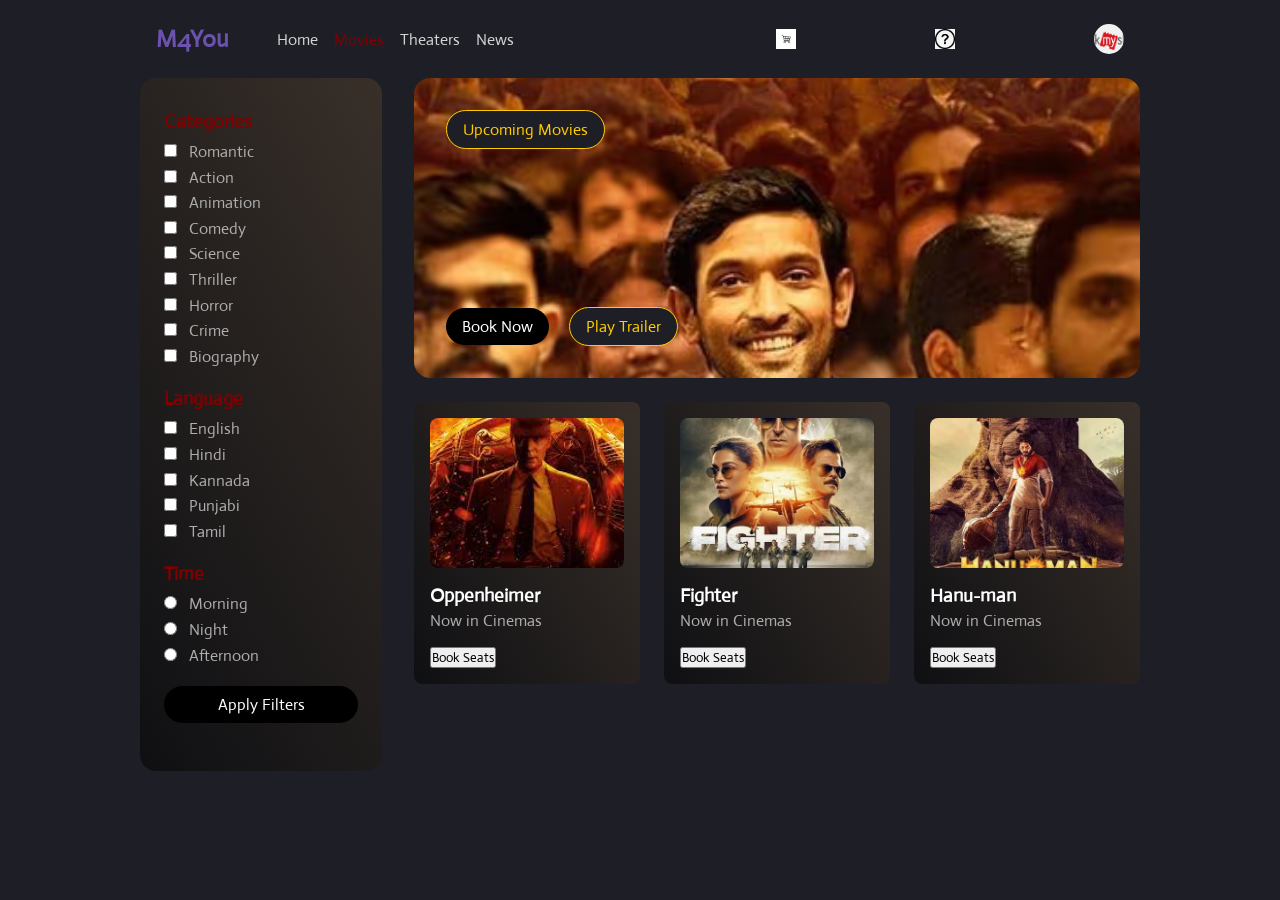
<file: index.html>
<!DOCTYPE html>
<html lang="en">
<head>
    <meta charset="UTF-8">
    <meta name="viewport" content="width=device-width, initial-scale=1.0">
    <link rel="stylesheet" href="styles.css">
    <title>Movie Booking Site</title>
</head>
<body>
    <section class= "top-bar">
        <div class= "left-content">
            <h2 class="title">M4You</h2>
            <ul class="navigation">
                <li><a href="#">Home</a></li>
                <li><a class="active" href="#">Movies</a></li>
                <li><a href="#">Theaters</a></li>
                <li><a href="#">News</a></li>
            </ul>
        </div>
        <div class="right-content"></div>
        <img src="filter.png" alt="" class="filter">
        <img src="cart.png" alt="" class="cart">
        <img src="help.png" alt="" class="help">
        <div class="profile-img-box">
            <img src="bms.png" alt="">
        </div>
        <img src="menu.png" alt="" class="menu">
    </section>
        <section class="main-container">
            <div class="sidebar">
                <form action="#">
                    <div class="sidebar-groups">
                        <h3 class="sg-title">Categories</h3>
                        <input type="checkbox" name="romantic" id="romantic">
                        <label for="romantic">Romantic</label><br>
                        <input type="checkbox" name="action" id="action">
                        <label for="action">Action</label><br>
                        <input type="checkbox" name="animation" id="animation">
                        <label for="animation">Animation</label><br>
                        <input type="checkbox" name="comedy" id="comedy">
                        <label for="comedy">Comedy</label><br>
                        <input type="checkbox" name="science" id="science">
                        <label for="science">Science</label><br>
                        <input type="checkbox" name="thriller" id="thriller">
                        <label for="thriller">Thriller</label><br>
                        <input type="checkbox" name="horror" id="horror">
                        <label for="horror">Horror</label><br>
                        <input type="checkbox" name="crime" id="crime">
                        <label for="crime">Crime</label><br>
                        <input type="checkbox" name="biography" id="biography">
                        <label for="biography">Biography</label><br>


                    </div>
                    <div class="sidebar-groups">
                        <h3 class="sg-title">Language</h3>
                        <input type="checkbox" name="english" id="english" value="english">
                        <label for="english">English</label><br>
                        <input type="checkbox" name="hindi" id="hindi" value="hindi">
                        <label for="hindi">Hindi</label><br>
                        <input type="checkbox" name="kannada" id="kannada" value="kannada">
                        <label for="kannada">Kannada</label><br>
                        <input type="checkbox" name="punjabi" id="punjabi" value="punjabi">
                        <label for="punjabi">Punjabi</label><br>
                        <input type="checkbox" name="tamil" id="tamil" value="tamil">
                        <label for="tamil">Tamil</label><br>
                    </div>
                    <div class="sidebar-groups">
                        <h3 class="sg-title">Time</h3>
                        <input type="radio" name="time" id="morning" value="morning">
                        <label for="morning">Morning</label><br>
                        <input type="radio" name="time" id="night" value="night">
                        <label for="night">Night</label><br>
                        <input type="radio" name="time" id="afternoon" value="afternoon">
                        <label for="afternoon">Afternoon</label><br>
                        
                    </div>
                    <div class="sidebar-groups">
                        <a href="#" class="btn-1 btn">Apply Filters</a>
                    </div>

                </form>

            </div>
            <div class="movies-container">
                <div class="upcoming-img-box">
                    <img src="fail.png" alt="">
                    <p class="upcoming-title">Upcoming Movies</p>
                    <div class="buttons">
                        <a href="#" class="btn">Book Now</a>
                        <a href="#" class="btn-alt btn">Play Trailer</a>
                    </div>
                </div>
                <div class="current-movies">
                    <div class="current-movie">
                        <div class="cm-img-box">
                            <img src="oppen.png" alt="">
                        </div>
                        <h3 class="movie-title">Oppenheimer</h3>
                        <p class="screen-name">Now in Cinemas</p>
                        <div class="booking">
                            
                            <button onclick="window.location.href='BookSeats.html'">Book Seats</button>
                            
                        </div>
                    </div>
                   
                    

                    <div class="current-movie">
                        <div class="cm-img-box">
                            <img src="fighter.png" alt="">
                        </div>
                        <h3 class="movie-title">Fighter</h3>
                        <p class="screen-name">Now in Cinemas</p>
                        <div class="booking">
                            
                            
                            <button onclick="window.location.href='BookSeats.html'">Book Seats</button>
                            
                        </div>
                    </div>

                    <div class="current-movie">
                        <div class="cm-img-box">
                            <img src="hanuman.png" alt="">
                        </div>
                        <h3 class="movie-title">Hanu-man</h3>
                        <p class="screen-name">Now in Cinemas</p>
                        <div class="booking">
                            
                            <button onclick="window.location.href='BookSeats.html'">Book Seats</button>
                            
                        </div>
                    
                    </div>

        </section>
        
</body>
</html>
</file>
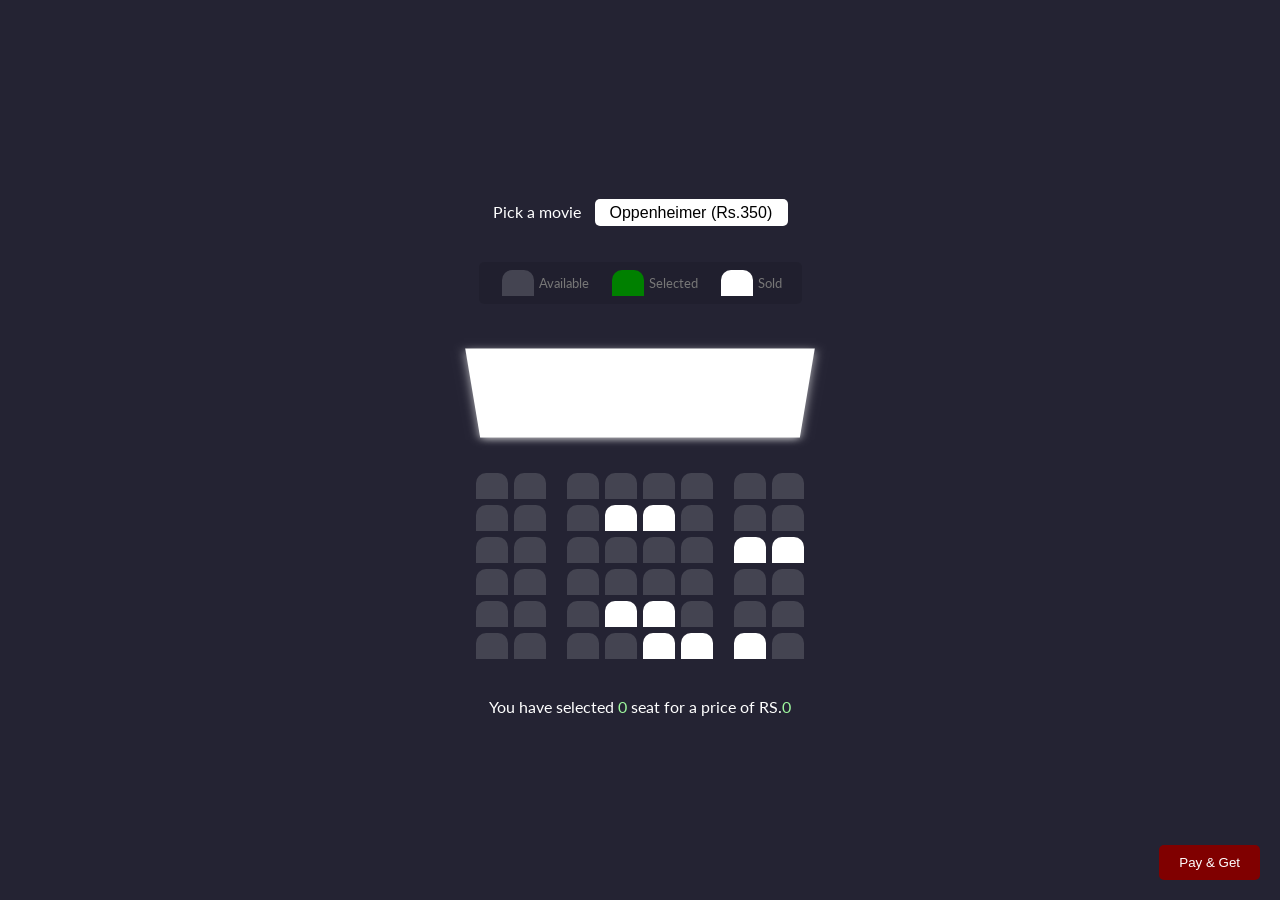
<file: BookSeats.html>
<!DOCTYPE html>
<html lang="en">

<head>
    <meta charset="UTF-8" />
    <meta http-equiv="X-UA-Compatible" content="IE=edge" />
    <meta name="viewport" content="width=device-width, initial-scale=1.0" />
    <link rel="stylesheet" href="style.css" />
    <title>Movie Seat Booking</title>
</head>

<body>
    <div class="movie-container">
        <label>Pick a movie</label>
        <select name="movie" id="movie">
            <option value="350">Oppenheimer (Rs.350)</option>
            <option value="450">Fighter (Rs. 450)</option>
            <option value="250">Hanu-Man (Rs. 250)</option>
        </select>
        
    </div>

    <ul class="showcase">
        <li>
            <div class="seat"></div>
            <small>Available</small>
        </li>
        <li>
            <div class="seat selected"></div>
            <small>Selected</small>
        </li>
        <li>
            <div class="seat sold"></div>
            <small>Sold</small>
        </li>
    </ul>
    <div class="container">
        <div class="screen"></div>

        <div class="row">
            <div class="seat"></div>
            <div class="seat"></div>
            <div class="seat"></div>
            <div class="seat"></div>
            <div class="seat"></div>
            <div class="seat"></div>
            <div class="seat"></div>
            <div class="seat"></div>
        </div>

        <div class="row">
            <div class="seat"></div>
            <div class="seat"></div>
            <div class="seat"></div>
            <div class="seat sold"></div>
            <div class="seat sold"></div>
            <div class="seat"></div>
            <div class="seat"></div>
            <div class="seat"></div>
        </div>
        <div class="row">
            <div class="seat"></div>
            <div class="seat"></div>
            <div class="seat"></div>
            <div class="seat"></div>
            <div class="seat"></div>
            <div class="seat"></div>
            <div class="seat sold"></div>
            <div class="seat sold"></div>
        </div>
        <div class="row">
            <div class="seat"></div>
            <div class="seat"></div>
            <div class="seat"></div>
            <div class="seat"></div>
            <div class="seat"></div>
            <div class="seat"></div>
            <div class="seat"></div>
            <div class="seat"></div>
        </div>
        <div class="row">
            <div class="seat"></div>
            <div class="seat"></div>
            <div class="seat"></div>
            <div class="seat sold"></div>
            <div class="seat sold"></div>
            <div class="seat"></div>
            <div class="seat"></div>
            <div class="seat"></div>
        </div>
        <div class="row">
            <div class="seat"></div>
            <div class="seat"></div>
            <div class="seat"></div>
            <div class="seat"></div>
            <div class="seat sold"></div>
            <div class="seat sold"></div>
            <div class="seat sold"></div>
            <div class="seat"></div>
        </div>
    </div>

    <p class="text">
        You have selected <span id="count">0</span> seat for a price of RS.<span id="total">0</span>
    </p>
    <script src="script.js"></script>

    <button onclick="window.location.href= 'PayGet.html'" class="pay-btn">Pay & Get</button>
    
</body>

</html>
</file>
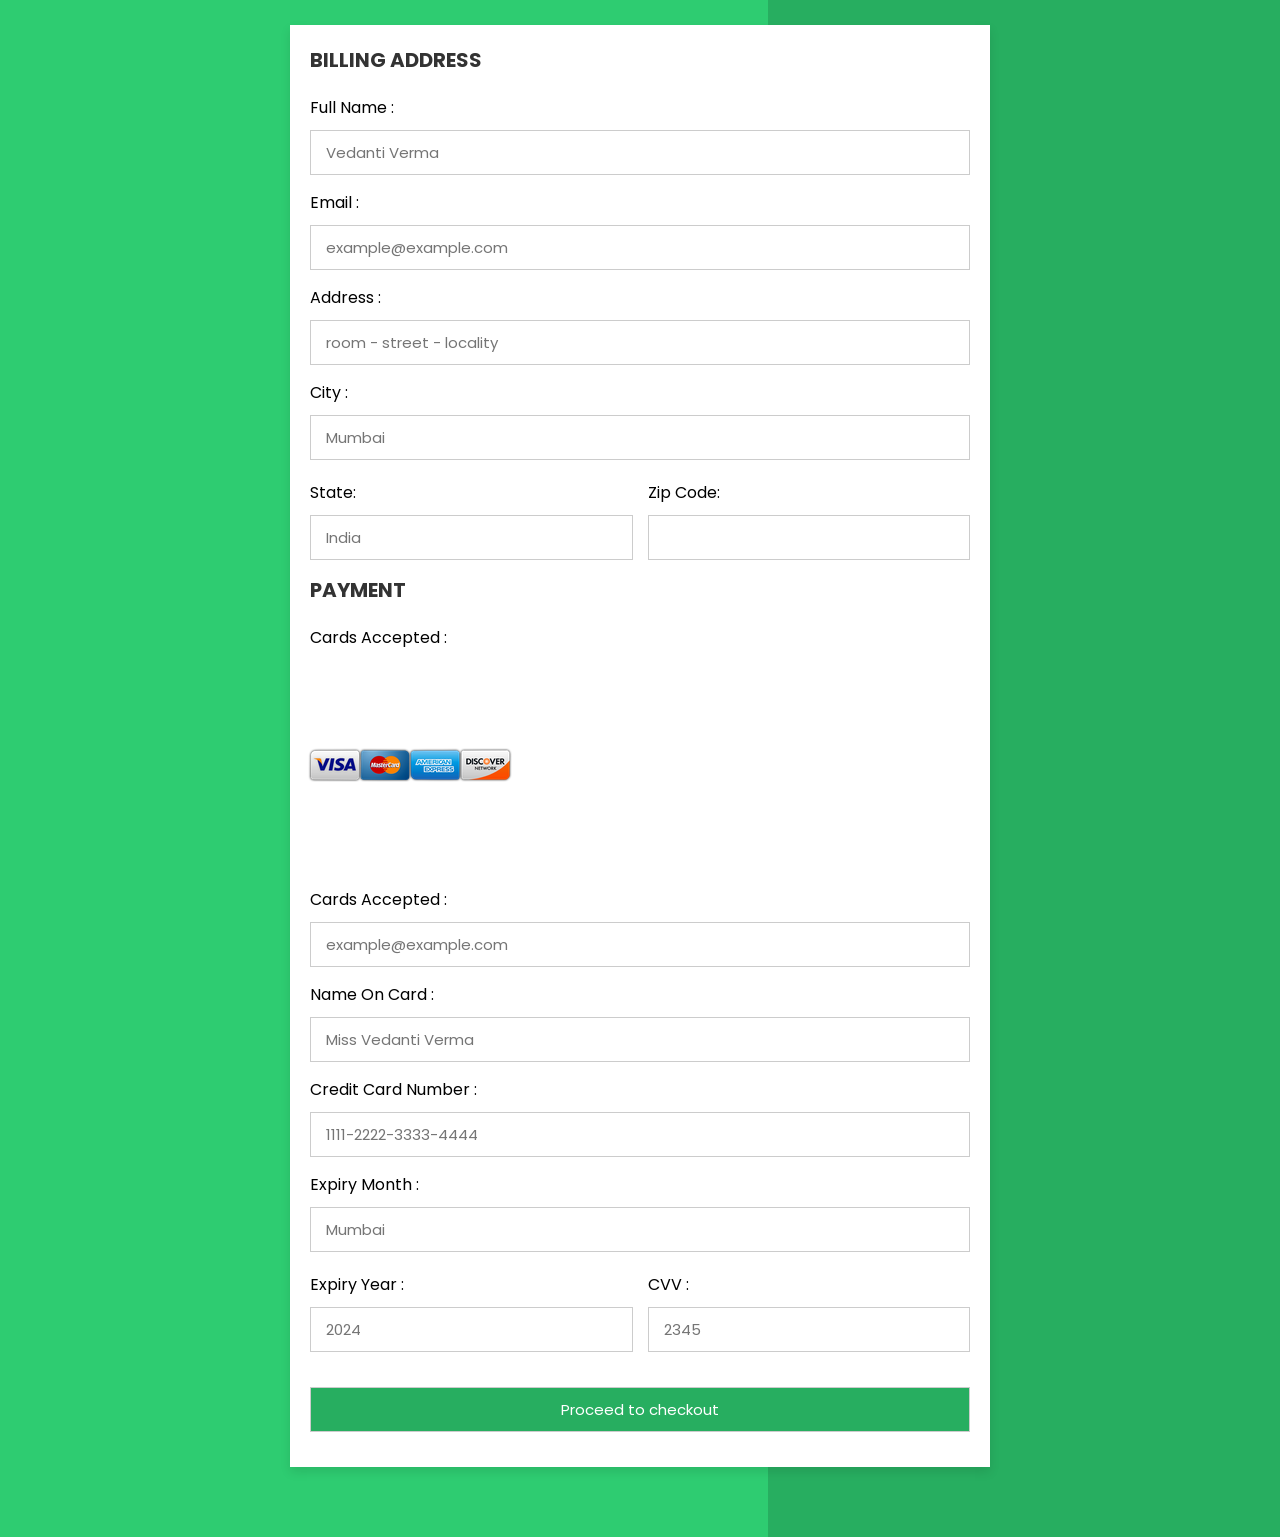
<file: PayGet.html>
<!DOCTYPE html>
<html lang="en">
<head>
    <meta charset="UTF-8">
    <meta name="viewport" content="width=device-width, initial-scale=1.0">
    <link rel="stylesheet" href="pg.css">
    <title>Payment</title>
</head>
<body>
    <div class="box">
        <form action="">
        <div class="rows">
            <div class="col">
                <h3 class="pay-ttl">Billing Address</h3>
                <div class="inputBox">
                    <span>Full Name :</span>
                    <input type="text" placeholder="Vedanti Verma">
                <div class="inputBox">
                    <span>Email :</span>
                    <input type="text" placeholder="example@example.com">
                </div>
                <div class="inputBox">
                    <span>Address :</span>
                    <input type="text" placeholder="room - street - locality">
                </div>
                <div class="inputBox">
                    <span>City :</span>
                    <input type="text" placeholder="Mumbai">
                </div>
                

                <div class="flex">
                    <div class="inputBox">
                        <span>State: </span>
                        <input type="text" placeholder="India">
                    </div>
                    <div class="inputBox">
                        <span>Zip Code: </span>
                        <input type="text">
                    </div>
                </div>

                <div class="col">
                    
                    <h3 class="pay-ttl">Payment</h3>

                    <div class="inputBox">
                        <span>Cards accepted :</span>
                        <img src="cards.png" alt="">
                    </div>
                    
                    <div class="inputBox">
                        <span>Cards Accepted :</span>
                        <input type="text" placeholder="example@example.com">
                    </div>
                    <div class="inputBox">
                        <span>Name on Card :</span>
                        <input type="text" placeholder="Miss Vedanti Verma">
                       
                        <div class="inputBox">
                            <span>Credit Card Number :</span>
                            <input type="number" placeholder="1111-2222-3333-4444">
                        </div>
                        <div class="inputBox">
                            <span>Expiry Month :</span>
                            <input type="text" placeholder="Mumbai">
                        </div>
                
                
                        <div class="flex">
                            <div class="inputBox">
                                <span>Expiry Year : </span>
                                <input type="number" placeholder="2024">
                            </div>
                            <div class="inputBox">
                                <span>CVV :</span>
                                <input type="number" placeholder="2345">
                            </div>
                        </div>

                    
                                                                           

                
                
            
        </div>
        </div>

        <input type="submit" value="Proceed to checkout" class="submit-btn">
        
    
    </form>
    
</div>

</body>

</html>
</file>
<file: styles.css>
@import url('https://fonts.googleapis.com/css2?family=Actor&display=swap');

* {
    margin: 0;
    padding: 0;
    box-sizing: border-box;
    font-family: "Actor", sans-serif;
}

a {
    text-decoration: none;
    color: #d4d4d4;
    /* Light Gray */
}

.btn {
    display: inline-block;
    padding: 0.5rem 1rem;
    background-color: #000;
    /* Black */
    border-radius: 2rem;
    color: #fff;
    /* White */
    transition: .3s;
}

.btn:hover {
    background-color: #800000;
    /* Dark Red */
}

.btn-1 {
    width: 100%;
    text-align: center;
}

body {
    background-color: #1e1f26;
    /* Dark Background */
    display: grid;
    grid-template-columns: 1000px;
    justify-content: space-evenly;
}

.top-bar {
    display: flex;
    align-items: center;
    justify-content: space-between;
    padding: 1.5rem 1rem;
}

.left-content,
.right-content {
    display: flex;
    align-items: center;
}

.title {
    margin-right: 3rem;
    color: #6b52ae;
    /* Dark Purple */
}

.navigation {
    display: flex;
    list-style: none;
}

.navigation li {
    margin-right: 1rem;
}

.navigation li a:hover {
    color: #ffcc00;
    /* Electric Yellow */
}

.active {
    color: #800000;
    /* Dark Red */
}

.filter,
.cart,
.help,
.menu {
    position: relative;
    width: 20px;
    height: 20px;
}

.filter,
.cart,
.help {
    margin-right: 1rem;
}

.menu {
    margin-left: .8rem;
}

.filter,
.menu {
    display: none;
}

.profile-img-box {
    position: relative;
    height: 30px;
    width: 30px;
    border-radius: 50%;
    overflow: hidden;
}

img {
    position: absolute;
    top: 0;
    left: 0;
    width: 100%;
    height: 100%;
    object-fit: cover;
}

.filter,
.cart,
.help,
.menu {
    position: relative;
    width: 20px;
    height: 20px;
}

.main-container {
    color: #adadad;
    display: grid;
    grid-template-columns: 1fr 3fr;
    gap: 2rem;
}

.sidebar {
    background: linear-gradient(60deg, rgba(0, 0, 0, .5), rgba(205, 140, 56, .15));
    height: fit-content;
    border-radius: 1rem;
    padding: 2rem 1.5rem;
}

.sidebar-groups {
    margin-bottom: 1rem;
}

.sg-title {
    margin-bottom: 0.5rem;
    color: #800000;
    /* Dark Red */
}

input {
    margin-bottom: 0.6rem;
}

input[type=checkbox]:checked {
    accent-color: #6b52ae;
    /* Dark Purple */
}

input[type=radio]:checked {
    accent-color: #6b52ae;
    /* Dark Purple */
}

label {
    margin-left: 0.5rem;
}

.upcoming-img-box {
    position: relative;
    height: 300px;
    width: 100%;
    border-radius: 1rem;
    overflow: hidden;
    margin-bottom: 1.5rem;
}

.upcoming-title {
    position: absolute;
    top: 2rem;
    left: 2rem;
    color: #ffcc00;
    /* Electric Yellow */
    background-color: #1e1f26;
    /* Dark Background */
    padding: 0.5rem 1rem;
    border-radius: 2rem;
    border: 1px solid #ffcc00;
    /* Electric Yellow */
    font-weight: 500;
}

.buttons {
    position: absolute;
    bottom: 2rem;
    left: 2rem;
}

.btn-alt {
    background-color: #1e1f26;
    /* Dark Background */
    color: #ffcc00;
    /* Electric Yellow */
    border: 1px solid #ffcc00;
    /* Electric Yellow */
    margin-left: 1rem;
}

.btn-alt:hover {
    color: #1e1f26;
    /* Dark Background */
    background-color: #ffcc00;
    /* Electric Yellow */
}

.movies-container {
    padding-bottom: 2rem;
}

.current-movies {
    display: grid;
    grid-template-columns: repeat(3, 1fr);
    gap: 1.5rem;
}

.cm-img-box {
    position: relative;
    height: 150px;
    width: auto;
    margin-bottom: 1rem;
    border-radius: 0.5rem;
    overflow: hidden;
}

.current-movie {
    background: linear-gradient(60deg, rgba(0, 0, 0, .5), rgba(205, 140, 56, .15));
    padding: 1rem;
    border-radius: 0.5rem;
}

.movie-title {
    color: #fff;
    /* White */
    margin-bottom: 0.2rem;
}

.booking {
    display: flex;
    align-items: center;
    justify-content: space-between;
    margin-top: 1rem;
}

.price {
    color: #ffcc00;
    /* Electric Yellow */
}
</file>
<file: style.css>
@import url("https://fonts.googleapis.com/css?family=Lato&display=swap");

* {
    box-sizing: border-box;
}

body {
    background-color: #242333;
    color: #fff;
    display: flex;
    flex-direction: column;
    align-items: center;
    justify-content: center;
    height: 100vh;
    font-family: "Lato", sans-serif;
    margin: 0;
}

.movie-container {
    margin: 20px 0;
}

.movie-container select {
    background-color: #fff;
    border: 0;
    border-radius: 5px;
    font-size: 16px;
    margin-left: 10px;
    padding: 5px 15px 5px 15px;
    -moz-appearance: none;
    -webkit-appearance: none;
    appearance: none;
}

.container {
    perspective: 1000px;
    margin-bottom: 30px;
}

.seat {
    background-color: #444451;
    height: 26px;
    width: 32px;
    margin: 3px;
    font-size: 50px;
    border-top-left-radius: 10px;
    border-top-right-radius: 10px;
}

.seat.selected {
    background-color: green;
}

.seat.sold {
    background-color: #fff;
}

.seat:nth-of-type(2) {
    margin-right: 18px;
}

.seat:nth-last-of-type(2) {
    margin-left: 18px;
}

.seat:not(.sold):hover {
    cursor: pointer;
    transform: scale(1.2);
}

.showcase .seat:not(.sold):hover {
    cursor: default;
    transform: scale(1);
}

.showcase {
    background: rgba(0, 0, 0, 0.1);
    padding: 5px 10px;
    border-radius: 5px;
    color: #777;
    list-style-type: none;
    display: flex;
    justify-content: space-between;
}

.showcase li {
    display: flex;
    align-items: center;
    justify-content: center;
    margin: 0 10px;
}

.showcase li small {
    margin-left: 2px;
}

.row {
    display: flex;
}

.screen {
    background-color: #fff;
    height: 120px;
    width: 100%;
    margin: 15px 0;
    transform: rotateX(-48deg);
    box-shadow: 0 3px 10px rgba(255, 255, 255, 0.7);
}

p.text {
    margin: 5px 0;
}

p.text span {
    color: rgb(158, 248, 158);
}

.pay-btn {
    position: fixed;
    bottom: 20px;
    right: 20px;
    padding: 10px 20px;
    background-color: #800000;
    color: #fff;
    border: none;
    border-radius: 5px;
    cursor: pointer;
    z-index: 999;
}

.pay-btn:hover {
    background-color: #600000;
}
</file>
<file: pg.css>
@import url('https://fonts.googleapis.com/css2?family=Poppins:ital,wght@0,100;0,200;0,300;0,400;0,500;0,600;0,700;0,800;0,900;1,100;1,200;1,300;1,400;1,500;1,600;1,700;1,800;1,900&display=swap');

* {
    font-family: 'Poppins', sans-serif;
    margin: 0;
    padding:0;
    box-sizing: border-box;
    outline: none;
    border: none;
    text-transform: capitalize;
    transition: all .2s linear;
}

.box {
    display: flex;
    justify-content: center;
    align-items: center;
    padding: 25px;
    min-height: 100vh;
    background: linear-gradient(90deg, #2ecc71 60%, #27ae60 40.1%);
    padding-bottom: 70px;
}

.box form {
    padding: 20px;
    width: 700px;
    background-color: #fff;
    box-shadow: 0 5px 10px rgba(0,0,0,.1);

}

.box form .rows {
    display: flex;
    flex-wrap: wrap;
    gap: 15px;

}

.box form .rows .col {
    flex: 1 1 250px;
    
}

.box form .rows .col .pay-ttl {
    font-size: 20px;
    color: #333;
    padding-bottom: 5px;
    text-transform: uppercase;
}

.box form .rows .col .inputBox {
    margin: 15px 0;
}

.box form .rows .col .inputBox span {
    margin-bottom: 10px;
    display: block;
}

.box form .rows .col .inputBox input {
    width: 100%;
    border: 1px solid #ccc;
    padding: 10px 15px;
    font-size: 15px;
    text-transform: none;
}

.box form .rows .col .inputBox input:focus {
    border: 1px solid #000;

}

.box form .rows .col .flex {
    display: flex;
    gap: 15px;
}

.box form .rows .col .flex .inputBox {
    margin-top: 5px;
}

.box form .rows .col .inputBox img {
    margin-top: 5px;
    filter: drop-shadow(0 0 1px #000);
}

.box form .submit-btn{
    width: 100%;
    padding: 12px;
    font-size: 17px;
    background: #27ae60;
    color: #fff;
    margin-top: 5px;
    cursor: pointer;
}

.box form .submit-btn:hover {
    background: #2ecc71;
}
</file>
